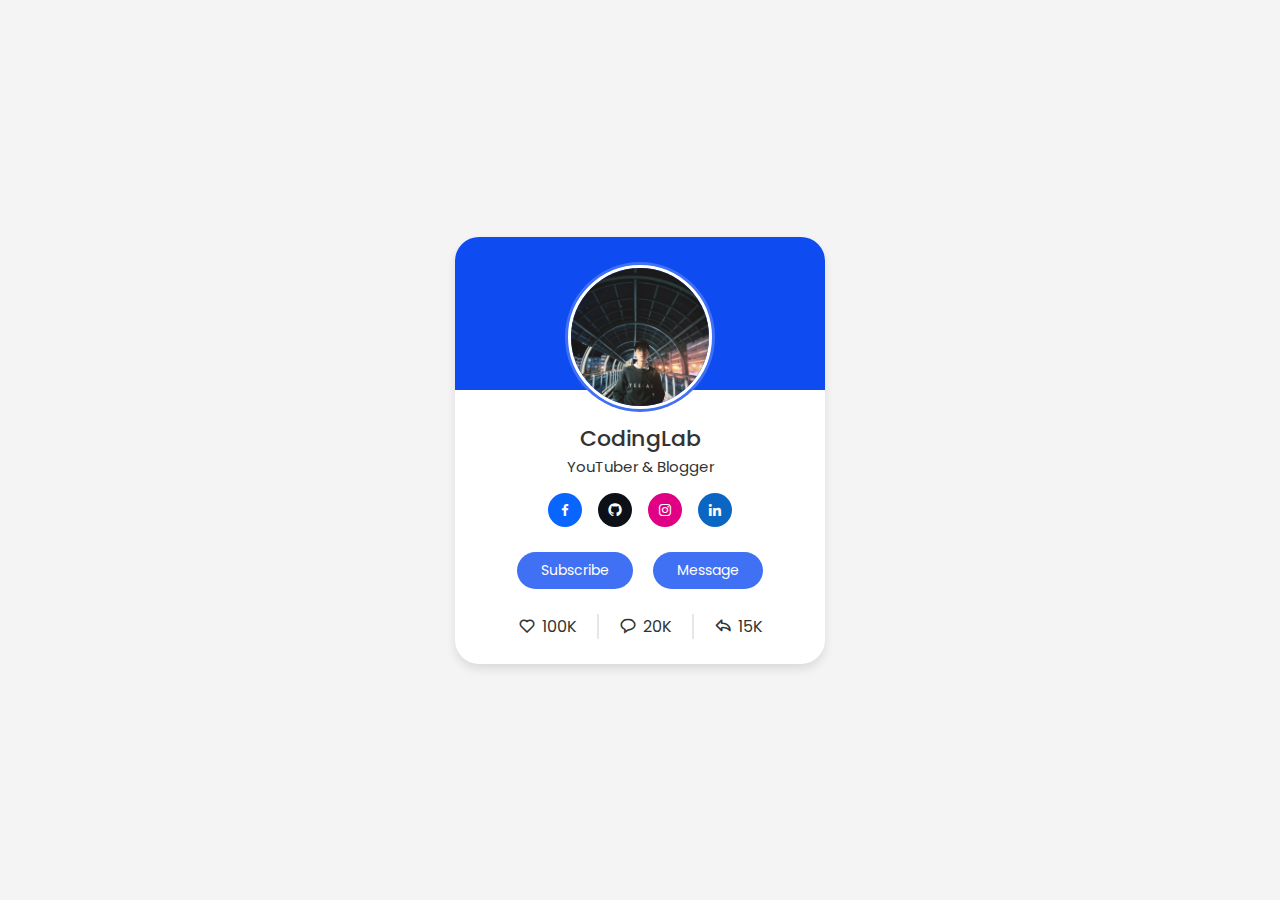
<file: Profile card/index.html>
<!DOCTYPE html>
<html lang="en">
<head>
    <meta charset="UTF-8">
    <meta name="viewport" content="width=device-width, initial-scale=1.0">
    <title>Document</title>
    <link rel="stylesheet" href="./style.css">
    <link href='https://unpkg.com/boxicons@2.1.4/css/boxicons.min.css' rel='stylesheet'>
</head>
<body>
    <div class="profile-card">
        <div class="image">
            <img src="./nam.jpg" alt="" class="profile-img">
        </div>

        <div class="text-data">
            <span class="name">CodingLab</span>
            <span class="job">YouTuber & Blogger</span>
        </div>

        <div class="media-buttons">
            <a href="https://www.facebook.com/nmnam11react" style="background-color: #0866FF;" class="link">
                <i class='bx bxl-facebook'></i>
            </a>
            <a href="https://github.com/nguyenminhnam11" style="background-color: #0D1117;" class="link">
                <i class='bx bxl-github'></i>
            </a>
            <a href="https://www.instagram.com/binn_11.11/" style="background-color: #E00084;" class="link">
                <i class='bx bxl-instagram'></i>
            </a>
            <a href="https://www.linkedin.com/in/namnguyen2003/" style="background-color: #0A66C2;" class="link">
                <i class='bx bxl-linkedin'></i>
            </a>
        </div>

        <div class="buttons">
            <button class="button">Subscribe</button>
            <button class="button">Message</button>
        </div>

        <div class="analytics">
            <div class="data">
                <i class='bx bx-heart'></i>
                <span class="number">100K</span>
            </div>
            <div class="data">
                <i class='bx bx-message-rounded'></i>
                <span class="number">20K</span>
            </div>
            <div class="data">
                <i class='bx bx-share'></i>
                <span class="number">15K</span>
            </div>
        </div>
    </div>
</body>
</html>
</file>
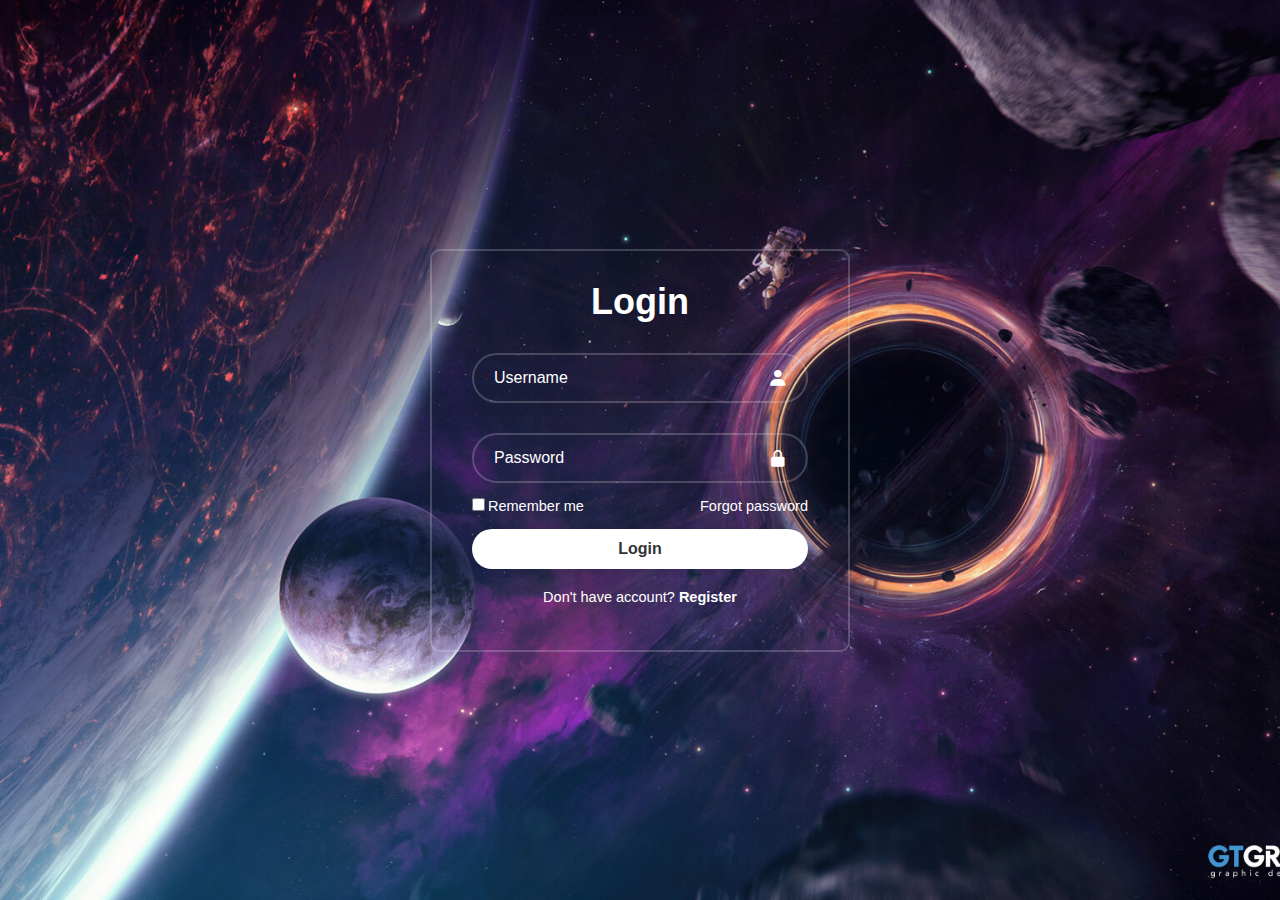
<file: Login01/login.html>
<!DOCTYPE html>
<html lang="en">
<head>
    <meta charset="UTF-8">
    <meta name="viewport" content="width=device-width, initial-scale=1.0">
    <title>Login</title>
    <link rel="stylesheet" href="style.css">
    <link href='https://unpkg.com/boxicons@2.1.4/css/boxicons.min.css' rel='stylesheet'>
</head>
<body>
    <div class="wrapper">
        <form action="">
            <h1>Login</h1>
            <div class="inphut-box">
                <input type="text" placeholder="Username" required> 
                <i class='bx bxs-user'></i>
            </div>
            <div class="inphut-box">
                <input type="password" placeholder="Password" required>
                <i class='bx bxs-lock-alt'></i>
            </div>

            <div class="remember-forgot">
                <label><input type="checkbox">Remember me</label>
                <a href="#">Forgot password</a>
            </div>

            <button type="submit" class="btn">Login</button>
            
            <div class="register-link">
                <p>Don't have account? <a href="#">Register</a></p>
            </div>
        </form>
    </div>
</body>
</html>
</file>
<file: Profile card/style.css>
/* Font Poppins */
@import url('https://fonts.googleapis.com/css2?family=Poppins:wght@300;400;500;600&family=Roboto:wght@300;500&display=swap');

* {
    margin: 0;
    padding: 0;
    box-sizing: border-box;
    font-family: 'Poppins', sans-serif;
}

body {
    height: 100vh;
    display: flex;
    justify-content: center;
    align-items: center;
    background-color: #f4f4f4;
}

.profile-card {
    display: flex;
    flex-direction: column;
    align-items: center;
    max-width: 370px;
    width: 100%;
    background: #fff;
    border-radius: 24px;
    box-shadow: 0 5px 10px rgba(0, 0, 0, 0.1);
    padding: 25px;
    position: relative;
}

.profile-card::before {
    content: '';
    position: absolute;
    top: 0;
    left: 0;
    height: 36%;
    width: 100%;
    border-radius: 24px 24px 0 0;
    background-color: #0e4bf1;
}
.image {
    position: relative;
    height: 150px;
    width: 150px;
    border-radius: 50%;
    background-color: #4070f4;
    padding: 3px;
    margin-bottom: 10px;
}

.image .profile-img {
    height: 100%;
    width: 100%;
    object-fit: cover;
    border-radius: 50%;
    border: 3px solid #fff;
}

.profile-card .text-data {
    display: flex;
    flex-direction: column;
    align-items: center;
    color: #333;
}

.text-data .name {
    font-size: 22px;
    font-weight: 500;
}
.text-data .job {
    font-size: 15px;
    font-weight: 400;
}

.profile-card .media-buttons {
    display: flex;
    align-items: center;
    margin-top: 15px;
}

.media-buttons .link{
    display: flex;
    justify-content: center;
    align-items: center;
    color: #fff;
    height: 34px;
    width: 34px;
    border-radius: 50%;
    margin: 0 8px;
    text-decoration: none;
}

.profile-card .buttons {
    display: flex;
    align-items: center;
    margin-top: 25px;
}

.buttons .button {
    color: #fff;
    font-size: 14px;
    font-weight: 400;
    border: none;
    border-radius: 24px;
    margin: 0 10px;
    padding: 8px 24px;
    background-color: #4070f4;
    cursor: pointer;
}

.buttons .button:hover {
    background-color: #0e4bf1;
}

.profile-card .analytics {
    display: flex;
    align-items: center;
    margin-top: 25px;
}

.analytics .data {
    display: flex;
    align-items: center;
    color: #333;
    padding: 0 20px;
    border-right: 2px solid #e7e7e7;
}

.data i {
    font-size: 18px;
    margin-right: 6px;
}

.data:last-child {
    border-right: none;
}
</file>
<file: Login01/style.css>
* {
    margin: 0;
    padding: 0;
    box-sizing: border-box;
    font-family: "Poppins", sans-serif;
}

body {
    display: flex;
    justify-content: center;
    align-items: center;
    min-height: 100vh;
    background: url('images/background.jpg');
    background-size: cover;
    background-position: center;
}

.wrapper {
    width: 420px;
    background: transparent;
    border: 2px solid rgba(255, 255, 255, .2);
    color: white;
    border-radius: 10px;
    padding: 30px 40px;
}

.wrapper h1 {
    font-size: 36px;
    text-align: center;
}

.wrapper .inphut-box {
    position: relative;
    width: 100%;
    height: 50px;
    margin: 30px 0;
}

.inphut-box input{
    width: 100%;
    height: 100%;
    background: transparent;
    border: none;
    outline: none;
    border: 2px solid rgba(255, 255, 255, .2);
    border-radius: 40px;
    font-size: 16px;
    color: #fff;
    padding: 20px 45px 20px 20px;
}

.inphut-box input::placeholder {
    color: #fff;
}

.inphut-box i {
    position: absolute;
    right: 20px;
    top: 50%;
    transform: translateY(-50%);
    font-size: 20px;
}

.wrapper .remember-forgot{
    display: flex;
    justify-content: space-between;
    font-size: 14.5px;
    margin: -15px 0 15px;
}

.remember-forgot label input {
    accent-color: #fff;
    margin-right: 3px;
}

.remember-forgot a {
    color: #fff;
    text-decoration: none;
}

.remember-forgot a:hover {
    text-decoration: underline;
}

.wrapper .btn {
    width: 100%;
    height: 40px;
    background: #fff;
    border: none;
    outline: none;
    border-radius: 40px;
    box-shadow: 0 0 10px rgba(0, 0, 0, .1);
    cursor: pointer;
    font-size: 16px ;
    color: #333;
    font-weight: 600;
}

.wrapper .register-link {
    font-size: 14.5px;
    text-align: center;
    margin: 20px 0 15px;
}

.register-link p a {
    color: #fff;
    text-decoration: none;
    font-weight: 600;
}

.register-link p a:hover {
    text-decoration: underline;
}
</file>
